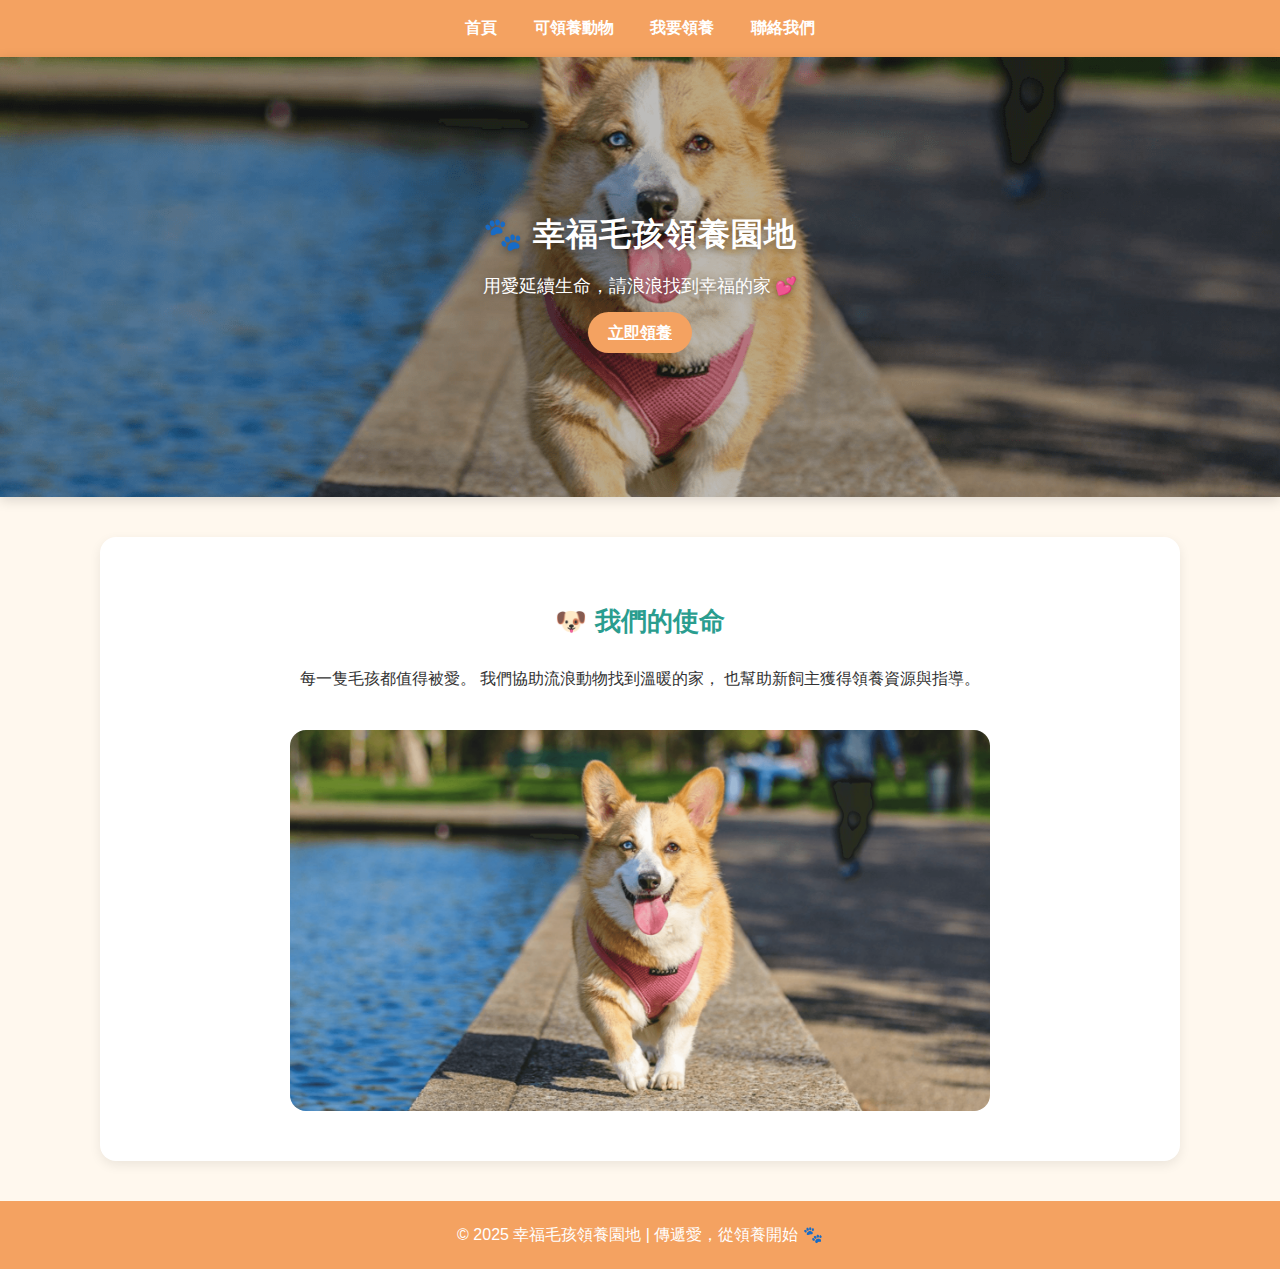
<file: w8/index.html>
<!DOCTYPE html>
<html lang="zh-Hant">
<head>
  <meta charset="UTF-8">
  <title>幸福毛孩領養園地</title>
  <link rel="stylesheet" href="style.css">
  <meta name="viewport" content="width=device-width, initial-scale=1.0">
</head>
<body>
  <nav class="nav">
    <a href="index.html" class="nav__link">首頁</a>
    <a href="animals.html" class="nav__link">可領養動物</a>
    <a href="adopt.html" class="nav__link">我要領養</a>
    <a href="contact.html" class="nav__link">聯絡我們</a>
  </nav>

  <div class="hero">
    <div class="hero__content">
      <h1>🐾 幸福毛孩領養園地</h1>
      <p>用愛延續生命，請浪浪找到幸福的家 💕</p>
      <a href="adopt.html" class="btn">立即領養</a>
    </div>
  </div>

  <div class="container" style="text-align:center;">
    <h2>🐶 我們的使命</h2>
    <p>每一隻毛孩都值得被愛。  
      我們協助流浪動物找到溫暖的家，  
      也幫助新飼主獲得領養資源與指導。</p>
    <img src="images/main.png" alt="毛孩形象圖" style="width:70%;border-radius:16px;margin-top:20px;">
  </div>

  <footer>
    © 2025 幸福毛孩領養園地 | 傳遞愛，從領養開始 🐾
  </footer>
</body>
</html>
</file>
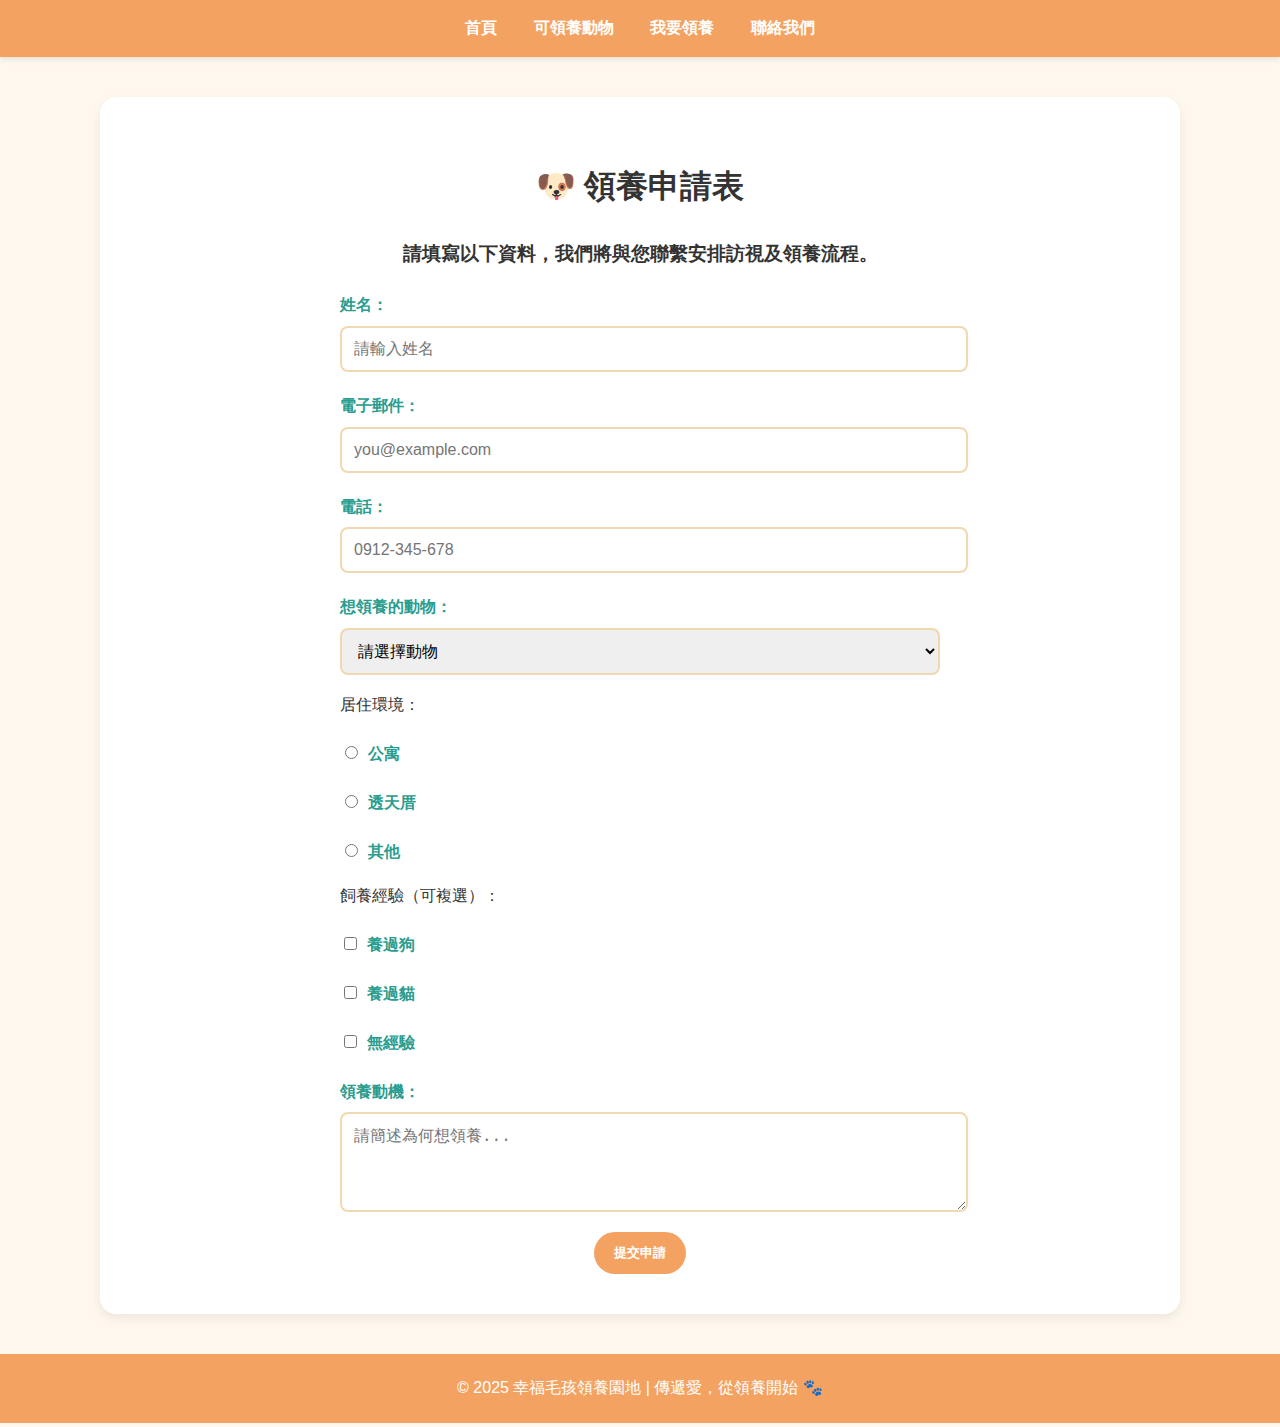
<file: w8/adopt.html>
<!DOCTYPE html>
<html lang="zh-Hant">
<head>
  <meta charset="UTF-8">
  <title>領養申請表</title>
  <link rel="stylesheet" href="style.css">
  <meta name="viewport" content="width=device-width, initial-scale=1.0">
</head>
<body>
  <nav class="nav">
    <a href="index.html" class="nav__link">首頁</a>
    <a href="animals.html" class="nav__link">可領養動物</a>
    <a href="adopt.html" class="nav__link">我要領養</a>
    <a href="contact.html" class="nav__link">聯絡我們</a>
  </nav>

  <div class="container">
    <h1>🐶 領養申請表</h1>
    <h3>請填寫以下資料，我們將與您聯繫安排訪視及領養流程。</h3>

    <form action="thankyou.html" method="get">
      <label for="name">姓名：</label>
      <input type="text" id="name" name="name" placeholder="請輸入姓名" required>

      <label for="email">電子郵件：</label>
      <input type="email" id="email" name="email" placeholder="you@example.com" required>

      <label for="phone">電話：</label>
      <input type="tel" id="phone" name="phone" placeholder="0912-345-678" required>

                  <label for="animal">想領養的動物：</label>
            <select id="animal" name="animal" required>
                <option value="">請選擇動物</option>
                <optgroup label="🐶 狗狗">
                    <option value="柴犬小福">柴犬小福</option>
                    <option value="拉布拉多多多">拉布拉多多多</option>
                </optgroup>
                <optgroup label="🐱 貓咪">
                    <option value="美短拉拉">美短拉拉</option>
                    <option value="虎斑大斑">虎斑大斑</option>
                </optgroup>
                <optgroup label="🐹 其他小動物">
                    <option value="天竺鼠小米">天竺鼠小米</option>
                    <option value="鸚鵡阿飛">鸚鵡阿飛</option>
                </optgroup>
            </select>


      <p>居住環境：</p>
      <label><input type="radio" name="house" value="apartment"> 公寓</label>
      <label><input type="radio" name="house" value="house"> 透天厝</label>
      <label><input type="radio" name="house" value="other"> 其他</label>

      <p>飼養經驗（可複選）：</p>
      <label><input type="checkbox" name="experience" value="dog"> 養過狗</label>
      <label><input type="checkbox" name="experience" value="cat"> 養過貓</label>
      <label><input type="checkbox" name="experience" value="none"> 無經驗</label>

      <label for="reason">領養動機：</label>
      <textarea id="reason" name="reason" rows="4" placeholder="請簡述為何想領養..."></textarea>

      <div class="btn-group">
        <button class="btn" type="submit">提交申請</button>
      </div>
    </form>
  </div>

  <footer>
    © 2025 幸福毛孩領養園地 | 傳遞愛，從領養開始 🐾
  </footer>
</body>
</html>
</file>
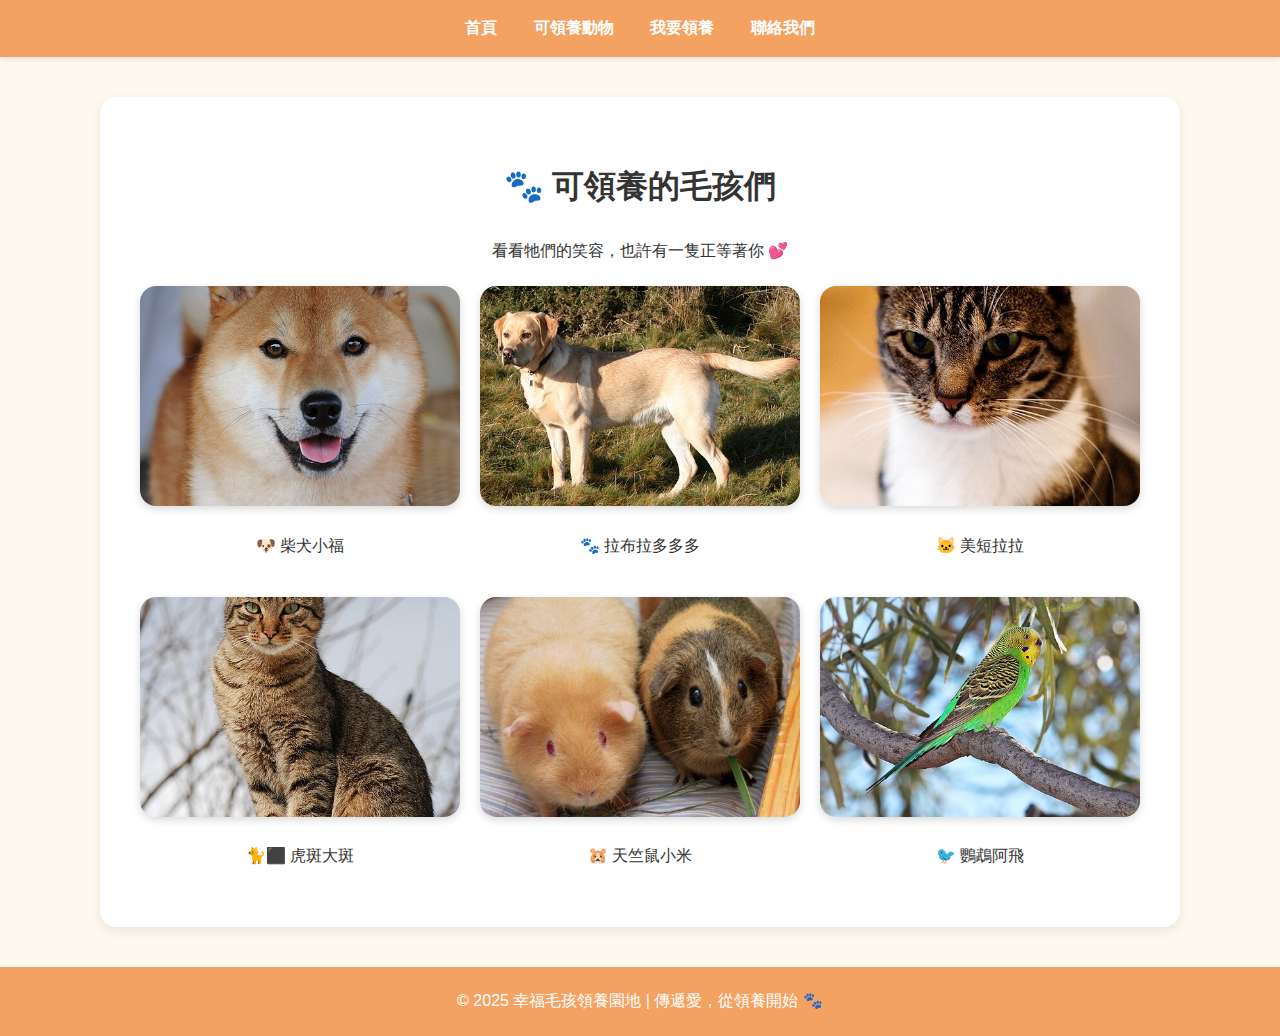
<file: w8/animals.html>
<!DOCTYPE html>
<html lang="zh-Hant">

<head>
    <meta charset="UTF-8">
    <title>可領養動物</title>
    <link rel="stylesheet" href="style.css">
    <meta name="viewport" content="width=device-width, initial-scale=1.0">
</head>

<body>
    <nav class="nav">
        <a href="index.html" class="nav__link">首頁</a>
        <a href="animals.html" class="nav__link">可領養動物</a>
        <a href="adopt.html" class="nav__link">我要領養</a>
        <a href="contact.html" class="nav__link">聯絡我們</a>
    </nav>

    <div class="container">
        <h1>🐾 可領養的毛孩們</h1>
        <p style="text-align:center;">看看牠們的笑容，也許有一隻正等著你 💕</p>

        <div class="gallery">
            <!-- 柴犬小福 -->
            <div class="animal-card">
                <img src="images/Shiba_inu_taiki.jpg" alt="柴犬小福" class="animal-img"
                    onclick="document.getElementById('info1').showModal()">
                <p>🐶 柴犬小福</p>
            </div>

            <dialog id="info1" class="animal-dialog">
                <h2>🐶 柴犬小福</h2>
                <img src="images/Shiba_inu_taiki.jpg" alt="柴犬小福" class="dialog-img">
                <p>年齡：約 2 歲<br>個性：活潑、喜歡曬太陽 ☀️<br>健康狀況：已結紮，定期施打疫苗</p>
                <button class="btn" onclick="this.closest('dialog').close()">關閉</button>
            </dialog>

            <!-- 拉布拉多多多 -->
            <div class="animal-card">
                <img src="images/Labrador_on_Quantock_(2175262184).jpg" alt="拉布拉多多多" class="animal-img"
                    onclick="document.getElementById('info2').showModal()">
                <p>🐾 拉布拉多多多</p>
            </div>

            <dialog id="info2" class="animal-dialog">
                <h2>🐾 拉布拉多多多</h2>
                <img src="images/Labrador_on_Quantock_(2175262184).jpg" alt="拉布拉多多多" class="dialog-img">
                <p>年齡：約 3 歲<br>個性：忠誠、有點害羞 🐕🦺<br>健康狀況：已接種疫苗</p>
                <button class="btn" onclick="this.closest('dialog').close()">關閉</button>
            </dialog>

            <!-- 美短拉拉 -->
            <div class="animal-card">
                <img src="images/American_Shorthair.jpg" alt="美短拉拉" class="animal-img"
                    onclick="document.getElementById('info3').showModal()">
                <p>🐱 美短拉拉</p>
            </div>

            <dialog id="info3" class="animal-dialog">
                <h2>🐱 美短拉拉</h2>
                <img src="images/American_Shorthair.jpg" alt="美短拉拉" class="dialog-img">
                <p>年齡：約 1 歲<br>個性：親人、喜歡貓條 🐱💕<br>健康狀況：已接種疫苗</p>
                <button class="btn" onclick="this.closest('dialog').close()">關閉</button>
            </dialog>

            <!-- 虎斑大斑 -->
            <div class="animal-card">
                <img src="images/Cat_November_2010-1a.jpg" alt="虎斑大斑" class="animal-img"
                    onclick="document.getElementById('info4').showModal()">
                <p>🐈⬛ 虎斑大斑</p>
            </div>

            <dialog id="info4" class="animal-dialog">
                <h2>🐈⬛ 虎斑大斑</h2>
                <img src="images/Cat_November_2010-1a.jpg" alt="虎斑大斑" class="dialog-img">
                <p>年齡：約 1 歲<br>個性：親人、喜歡被拍屁屁 🐈⬛💕<br>健康狀況：已接種疫苗</p>
                <button class="btn" onclick="this.closest('dialog').close()">關閉</button>
            </dialog>

            <!-- 天竺鼠小米 -->
            <div class="animal-card">
                <img src="images/Two_Adult_Guinea_Pigs_(cropped).jpg" alt="天竺鼠小米" class="animal-img"
                    onclick="document.getElementById('info5').showModal()">
                <p>🐹 天竺鼠小米</p>
            </div>

            <dialog id="info5" class="animal-dialog">
                <h2>🐹 天竺鼠小米</h2>
                <img src="images/Two_Adult_Guinea_Pigs_(cropped).jpg" alt="天竺鼠小米" class="dialog-img">
                <p>年齡：約 1 歲<br>個性：害羞、喜歡葵瓜子 🐹🌰<br>健康狀況：已驅蟲</p>
                <button class="btn" onclick="this.closest('dialog').close()">關閉</button>
            </dialog>

            <!-- 鸚鵡阿飛 -->
            <div class="animal-card">
                <img src="images/500px-Budgerigar-strzelecki-qld.jpg" alt="鸚鵡阿飛" class="animal-img"
                    onclick="document.getElementById('info6').showModal()">
                <p>🐦 鸚鵡阿飛</p>
            </div>

            <dialog id="info6" class="animal-dialog">
                <h2>🐦 鸚鵡阿飛</h2>
                <img src="images/500px-Budgerigar-strzelecki-qld.jpg" alt="鸚鵡阿飛" class="dialog-img">
                <p>年齡：約 3 歲<br>個性：愛講話 🐦<br>健康狀況：良好</p>
                <button class="btn" onclick="this.closest('dialog').close()">關閉</button>
            </dialog>
        </div>
    </div>

    <footer>
        © 2025 幸福毛孩領養園地 | 傳遞愛，從領養開始 🐾
    </footer>
</body>

</html>
</file>
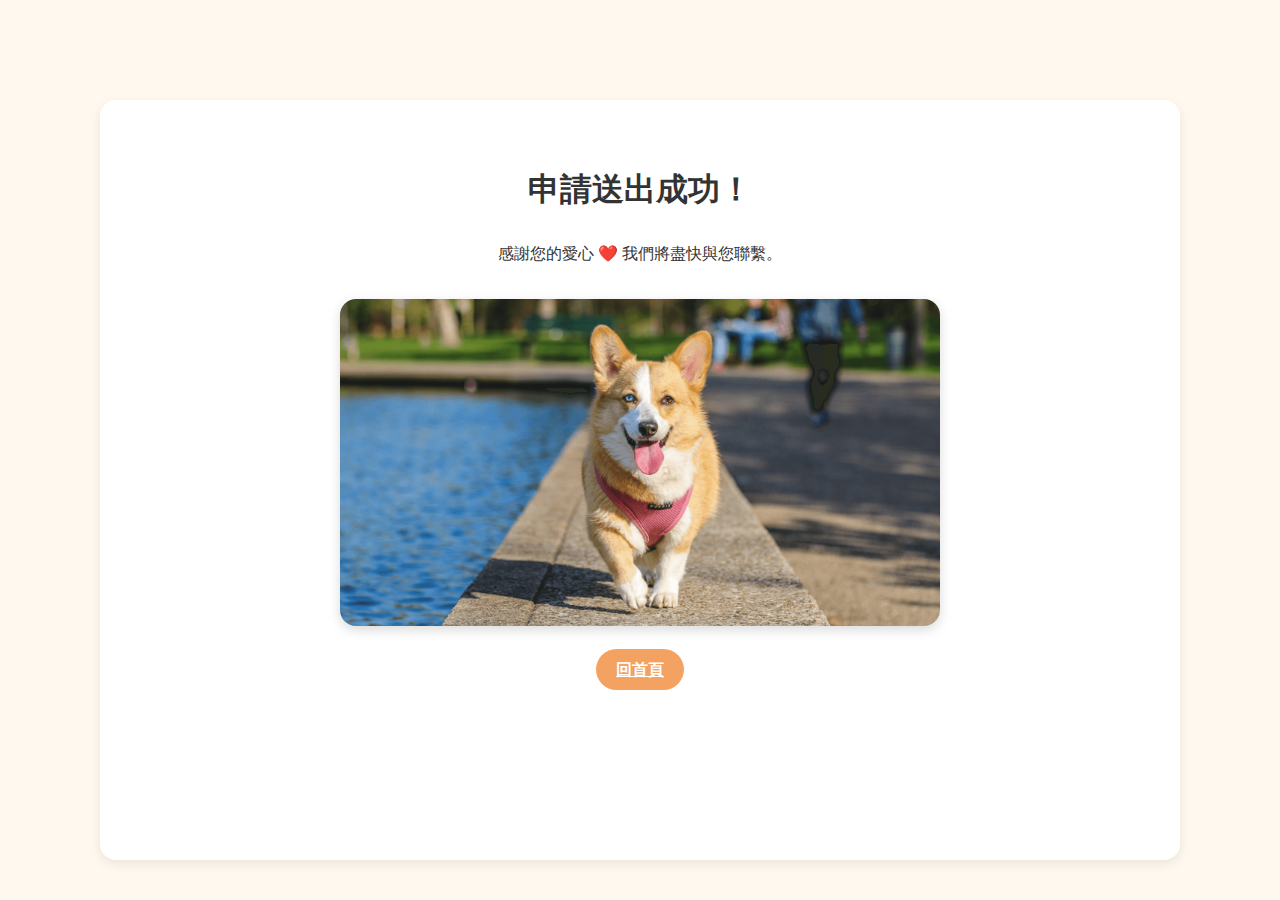
<file: w8/thankyou.html>
<!DOCTYPE html>
<html lang="zh-Hant">
<head>
  <meta charset="UTF-8">
  <title>申請完成</title>
  <link rel="stylesheet" href="style.css">
  <meta name="viewport" content="width=device-width, initial-scale=1.0">
</head>
<body>
  <div class="container" style="text-align:center;margin-top:100px;">
    <h1>申請送出成功！</h1>
    <p>感謝您的愛心 ❤️ 我們將盡快與您聯繫。</p>
    <img src="images/main.png" alt="成功送出示意圖" class="success-img">
    <a href="index.html" class="btn">回首頁</a>
  </div>
</body>
</html>
</file>
<file: w8/style.css>
/* === 全站顏色設定 === */
:root {
  --main-color: #f4a261;      /* 橘色 */
  --main-dark: #e76f51;       /* 深橘紅 */
  --accent-color: #2a9d8f;    /* 粉綠 */
  --bg-light: #fff8ee;        /* 米白背景 */
  --text-color: #333;
}

/* === Flex 版型讓 footer 永遠在底部 === */
html, body {
  height: 100%;
  margin: 0;
  display: flex;
  flex-direction: column;
}

/* === 全域設定 === */
body {
  font-family: "Noto Sans TC", "Comic Neue", sans-serif;
  background-color: var(--bg-light);
  color: var(--text-color);
  line-height: 1.8;
}

/* === 導覽列 === */
.nav {
  background-color: var(--main-color);
  text-align: center;
  padding: 14px 0;
  box-shadow: 0 2px 6px rgba(0,0,0,0.1);
}
.nav__link {
  color: #fff;
  text-decoration: none;
  margin: 0 16px;
  font-weight: 600;
  transition: color 0.3s ease;
}
.nav__link:hover {
  color: var(--accent-color);
}

/* === Hero 區塊 === */
.hero {
  text-align: center;
  background: linear-gradient(135deg, #f4a261, #e76f51);
  color: #fff;
  padding: 60px 20px;
  border-radius: 16px;
  box-shadow: 0 3px 12px rgba(0,0,0,0.15);
  flex: 1; /* 撐開主體空間 */
}
.hero h1 {
  color: #fff;
  font-size: 2.2rem;
  letter-spacing: 1px;
}
.hero p {
  font-size: 1.1rem;
  margin: 12px 0 20px;
}

/* === 主容器 === */
.container {
  width: 85%;
  max-width: 1000px;
  margin: 40px auto;
  background-color: #fff;
  padding: 40px;
  border-radius: 16px;
  box-shadow: 0 4px 12px rgba(0,0,0,0.08);
  flex: 1; /* 撐開主體空間 */
}

.container h3 {
    text-align: center;
    margin-bottom: 20px;
    color: var(--text-color);
}

/* === 標題 === */
h1, h2 {
  text-align: center;
}
h2 {
  color: var(--accent-color);
  font-size: 1.6rem;
}

/* === 按鈕 === */
.btn {
  background-color: var(--main-color);
  color: #fff;
  padding: 12px 20px;
  border: none;
  border-radius: 50px;
  cursor: pointer;
  transition: all 0.3s ease;
  font-weight: 600;
}
.btn:hover {
  background-color: var(--main-dark);
  transform: translateY(-3px);
  box-shadow: 0 4px 8px rgba(0,0,0,0.2);
}

.btn-group {
  text-align: center;
  margin-top: 10px;
}

/* === 表單 === */
form {
  width: 100%;
  max-width: 600px;
  margin: 0 auto;
}
label {
  font-weight: bold;
  display: block;
  margin-top: 20px;
  color: var(--accent-color);
}
input, select, textarea {
  width: 100%;
  padding: 12px;
  margin-top: 6px;
  border: 2px solid #f0d8b0;
  border-radius: 8px;
  transition: border-color 0.3s ease;
  font-size: 1rem;
}
input:focus, select:focus, textarea:focus {
  border-color: var(--main-color);
  outline: none;
}
input[type="radio"], input[type="checkbox"] {
  width: auto;
  margin-right: 6px;
}

/* === 圖片牆 === */
.gallery {
  display: grid;
  grid-template-columns: repeat(auto-fill, minmax(240px, 1fr));
  gap: 20px;
  margin-top: 20px;
}
.gallery img {
  width: 100%;
  height: 220px;
  object-fit: cover;
  border-radius: 16px;
  box-shadow: 0 3px 8px rgba(0,0,0,0.15);
  transition: transform 0.3s ease, box-shadow 0.3s ease;
}
.gallery img:hover {
  transform: scale(1.05);
  box-shadow: 0 6px 16px rgba(0,0,0,0.25);
}

/* === Footer === */
footer {
  text-align: center;
  padding: 20px;
  background-color: var(--main-color);
  color: #fff;
  border-top-left-radius: 0px;
  border-top-right-radius: 0px;
  font-weight: 500;
}

/* Hero：整張圖當背景 */
.hero {
  position: relative;
  min-height: 320px;                  /* 視覺高度 */
  padding: 60px 20px;                 /* 內距避免文字貼邊 */
  border-radius: 0px;
  box-shadow: 0 3px 12px rgba(0,0,0,0.15);
  background-image: 
    linear-gradient(                  /* 上方淡淡的漸層做遮罩，讓字清楚 */
      rgba(0,0,0,0.25), 
      rgba(0,0,0,0.25)
    ),
    url("images/main.png");                  /* ← 換成你的圖片檔名 */
  background-size: cover;             /* 充滿區塊、不變形 */
  background-position: center;        /* 居中對齊 */
  color: #fff;                        /* 讓文字變白 */
  display: flex;                      /* 置中內容 */
  align-items: center;                /* 垂直置中 */
  justify-content: center;            /* 水平置中 */
  text-align: center;                 /* 文字置中 */
}

/* 文字容器（可加一點陰影提升可讀性） */
.hero__content h1 { 
  margin: 0 0 8px;
  font-size: 2rem;
  text-shadow: 0 2px 8px rgba(0,0,0,0.35);
}
.hero__content p {
  margin: 0 0 16px;
  text-shadow: 0 2px 6px rgba(0,0,0,0.3);
}

.animal-card {
  text-align: center;
}
.animal-img {
  width: 100%;
  height: 220px;
  object-fit: cover;
  border-radius: 12px;
  cursor: pointer;
  transition: transform 0.2s;
}
.animal-img:hover {
  transform: scale(1.05);
}

/* 彈出視窗樣式 */
.animal-dialog {
  border: none;
  border-radius: 16px;
  padding: 20px;
  max-width: 400px;
  text-align: center;
  background: rgba(255, 255, 255, 0.95);
  box-shadow: 0 8px 24px rgba(0,0,0,0.2);
  backdrop-filter: blur(5px);
}
.dialog-img {
  width: 80%;
  border-radius: 12px;
  margin-bottom: 10px;
}

/* 背景半透明遮罩 */
::backdrop {
  background: rgba(0,0,0,0.4);
}

/* 成功頁圖片樣式 */
.success-img {
  width: 100%;
  max-width: 600px;
  border-radius: 16px;
  margin: 30px auto;
  display: block;
  box-shadow: 0 4px 12px rgba(0, 0, 0, 0.15);
  object-fit: cover;
}

/* === 響應式設計開始 === */

/* === 手機尺寸 (max-width: 768px) ===
   當螢幕寬度小於或等於 768px 時套用。
   通常代表手機或小型平板。
   調整字體、導覽列方向、容器間距等。
*/
@media (max-width: 768px) {

  body {
    font-size: 14px;     /* 字體縮小一點，符合手機畫面 */
    line-height: 1.6;    /* 調整行距，提升閱讀性 */
  }

  .nav {
    display: flex;
    flex-direction: column;  /* 導覽列從橫排變直排 */
    padding: 8px 0;          /* 上下間距縮小 */
  }

  .nav__link {
    margin: 6px 0;           /* 每個導覽項目上下留空，避免擠在一起 */
  }

  .container {
    width: 95%;              /* 主內容區放寬，幾乎滿版 */
    padding: 20px;           /* 內距縮小，畫面更緊湊 */
  }

  .gallery {
    grid-template-columns: 1fr;   /* 圖片牆改為單欄顯示 */
  }

  .hero {
    padding: 40px 10px;      /* Hero 區內距縮小 */
  }

  .hero__content h1 {
    font-size: 1.6rem;       /* 主標題文字變小以符合手機畫面 */
  }

  img,
  .dialog-img {
    width: 100%;             /* 圖片寬度自動填滿容器 */
    height: auto;            /* 高度自動等比例縮放，避免變形 */
  }
}

/* === 平板尺寸 (min-width: 769px) and (max-width: 1024px) ===
   當螢幕寬度介於 769px～1024px（例如 iPad、平板電腦）時套用。
   主要調整圖片牆為兩欄。
*/
@media (min-width: 769px) and (max-width: 1024px) {
  .gallery {
    grid-template-columns: repeat(2, 1fr);  /* 兩欄圖片排列 */
  }
}

/* === 桌機尺寸 (min-width: 1025px) ===
   螢幕寬度大於 1025px（桌上型電腦或大型螢幕）時套用。
   保持原本三欄設計。
*/
@media (min-width: 1025px) {
  .gallery {
    grid-template-columns: repeat(3, 1fr);  /* 三欄圖片排列 */
  }
}
</file>
